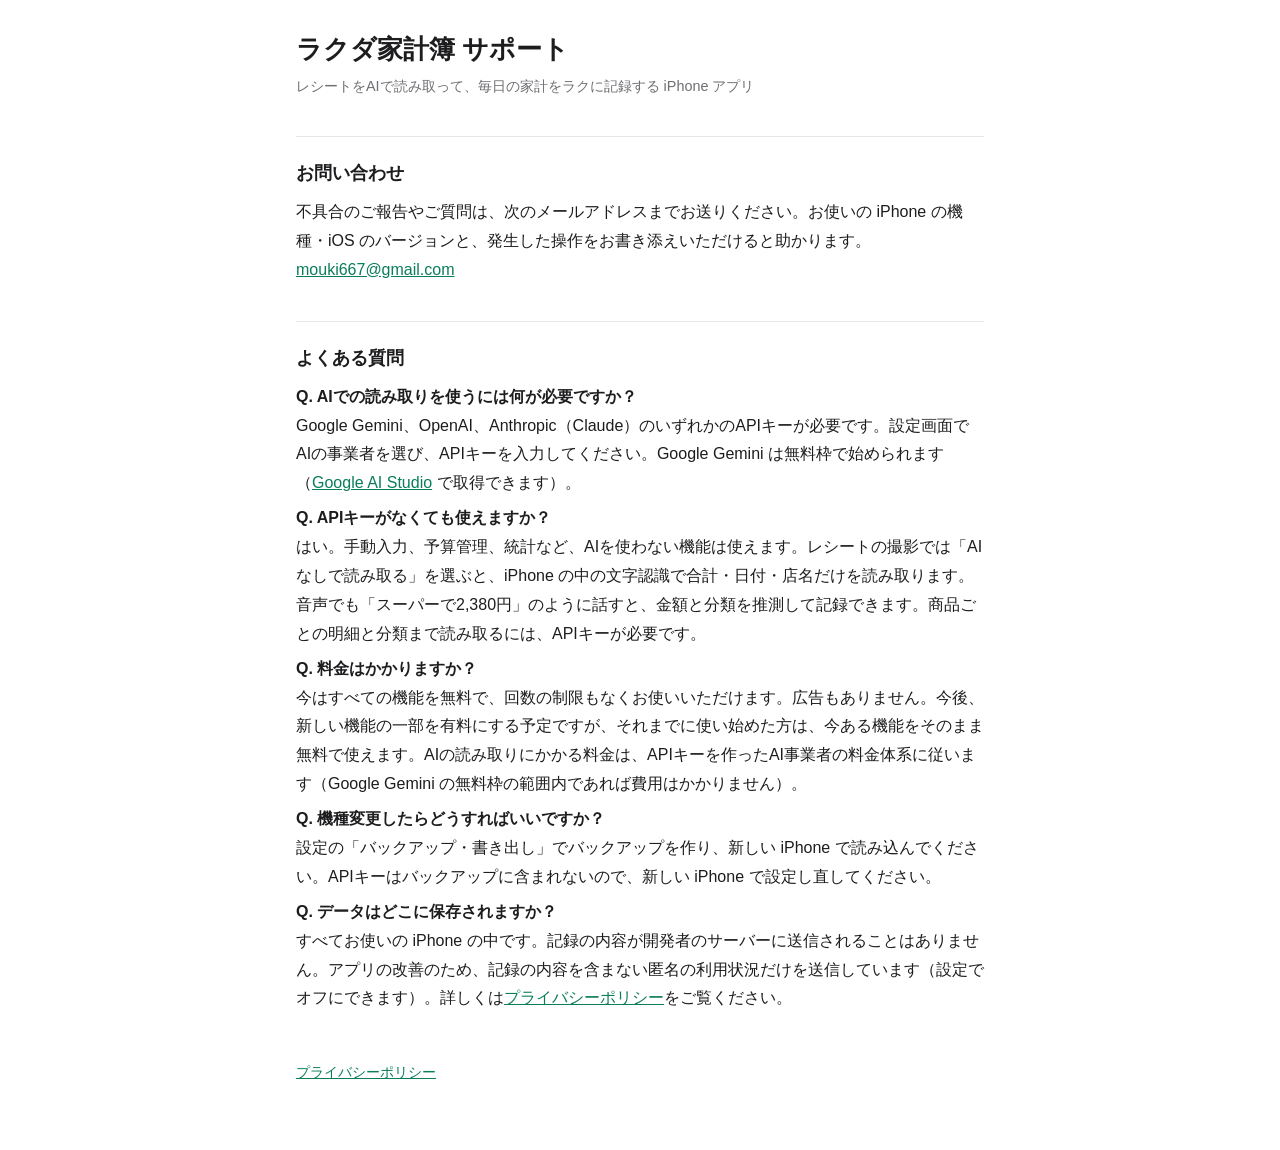
<file: index.html>
<!DOCTYPE html>
<html lang="ja">
<head>
<meta charset="utf-8">
<meta name="viewport" content="width=device-width, initial-scale=1">
<title>ラクダ家計簿 サポート</title>
<link rel="stylesheet" href="style.css">
</head>
<body>
<main>
<h1>ラクダ家計簿 サポート</h1>
<p class="meta">レシートをAIで読み取って、毎日の家計をラクに記録する iPhone アプリ</p>

<h2>お問い合わせ</h2>
<p>不具合のご報告やご質問は、次のメールアドレスまでお送りください。お使いの iPhone の機種・iOS のバージョンと、発生した操作をお書き添えいただけると助かります。<br><a href="mailto:mouki667@gmail.com">mouki667@gmail.com</a></p>

<h2>よくある質問</h2>
<p><strong>Q. AIでの読み取りを使うには何が必要ですか？</strong><br>
Google Gemini、OpenAI、Anthropic（Claude）のいずれかのAPIキーが必要です。設定画面でAIの事業者を選び、APIキーを入力してください。Google Gemini は無料枠で始められます（<a href="https://aistudio.google.com/apikey">Google AI Studio</a> で取得できます）。</p>
<p><strong>Q. APIキーがなくても使えますか？</strong><br>
はい。手動入力、予算管理、統計など、AIを使わない機能は使えます。レシートの撮影では「AIなしで読み取る」を選ぶと、iPhone の中の文字認識で合計・日付・店名だけを読み取ります。音声でも「スーパーで2,380円」のように話すと、金額と分類を推測して記録できます。商品ごとの明細と分類まで読み取るには、APIキーが必要です。</p>
<p><strong>Q. 料金はかかりますか？</strong><br>
今はすべての機能を無料で、回数の制限もなくお使いいただけます。広告もありません。今後、新しい機能の一部を有料にする予定ですが、それまでに使い始めた方は、今ある機能をそのまま無料で使えます。AIの読み取りにかかる料金は、APIキーを作ったAI事業者の料金体系に従います（Google Gemini の無料枠の範囲内であれば費用はかかりません）。</p>
<p><strong>Q. 機種変更したらどうすればいいですか？</strong><br>
設定の「バックアップ・書き出し」でバックアップを作り、新しい iPhone で読み込んでください。APIキーはバックアップに含まれないので、新しい iPhone で設定し直してください。</p>
<p><strong>Q. データはどこに保存されますか？</strong><br>
すべてお使いの iPhone の中です。記録の内容が開発者のサーバーに送信されることはありません。アプリの改善のため、記録の内容を含まない匿名の利用状況だけを送信しています（設定でオフにできます）。詳しくは<a href="privacy.html">プライバシーポリシー</a>をご覧ください。</p>

<footer><a href="privacy.html">プライバシーポリシー</a></footer>
</main>
</body>
</html>
</file>
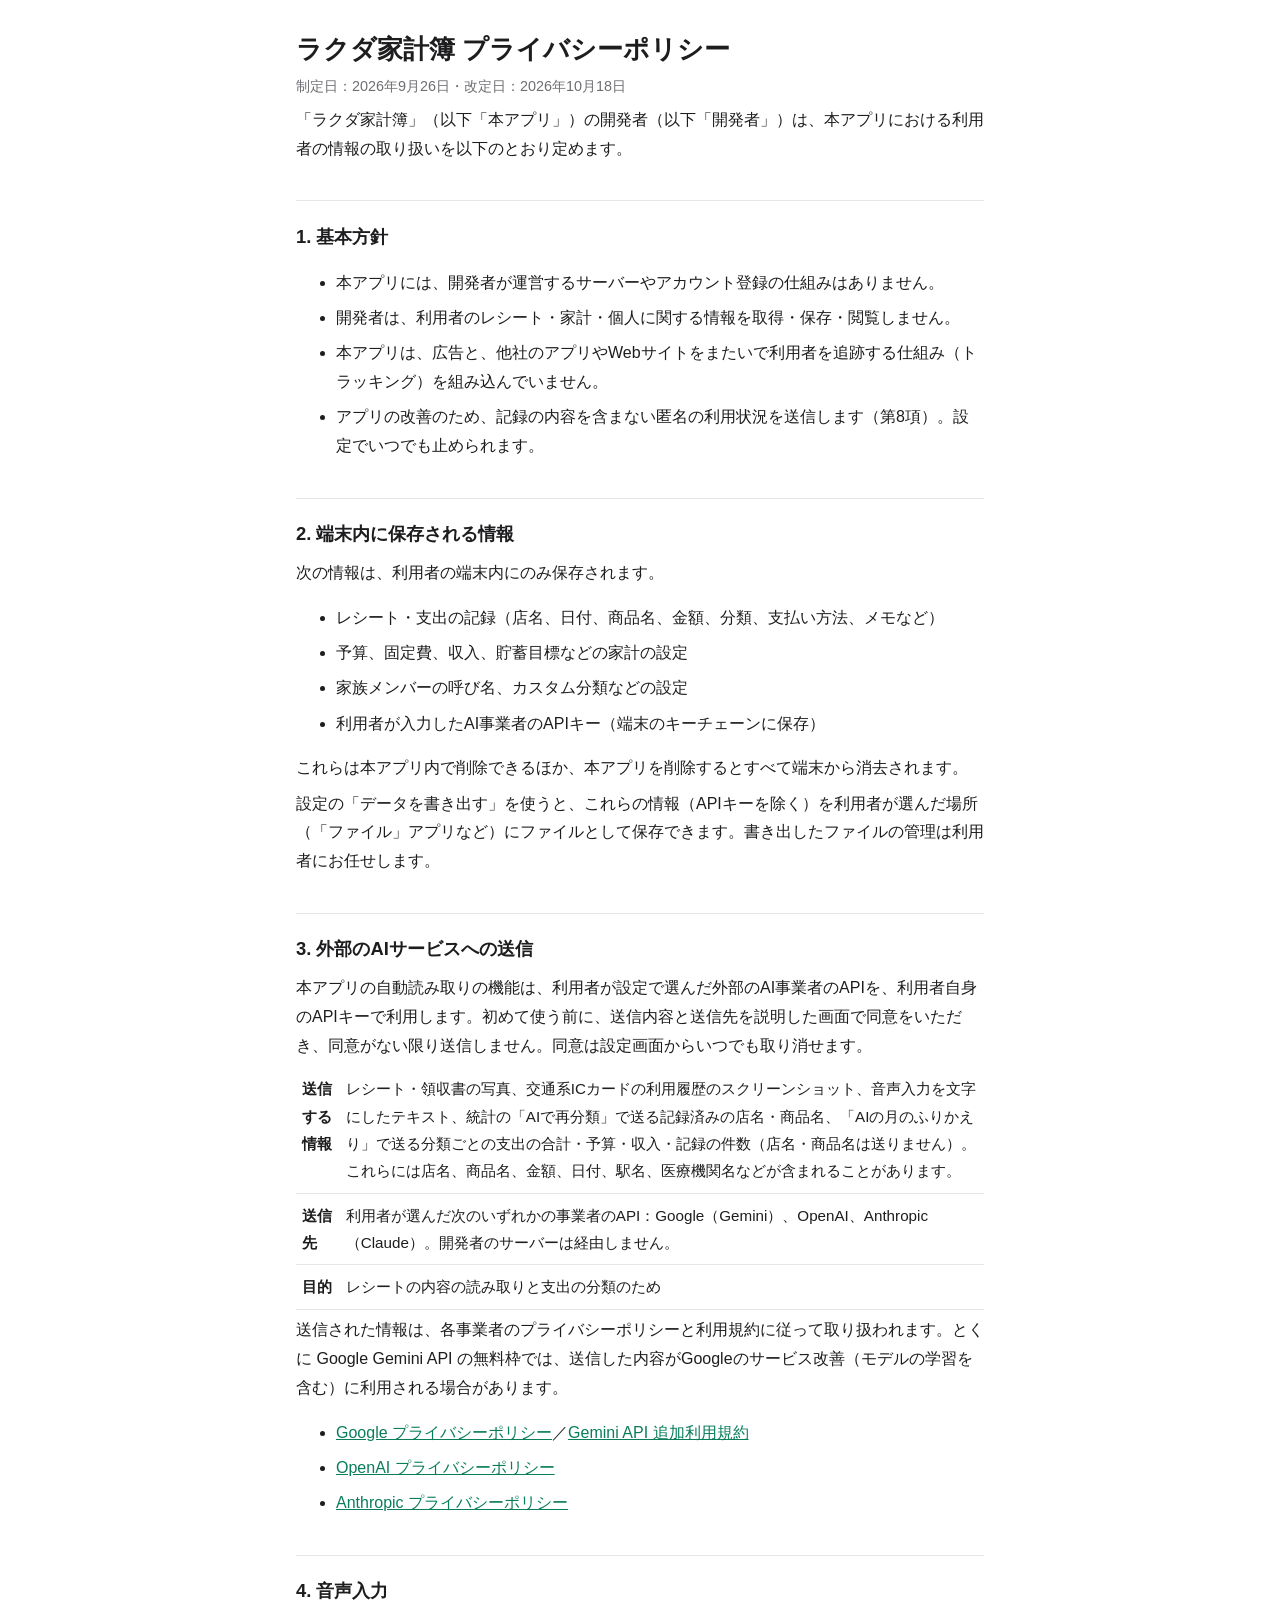
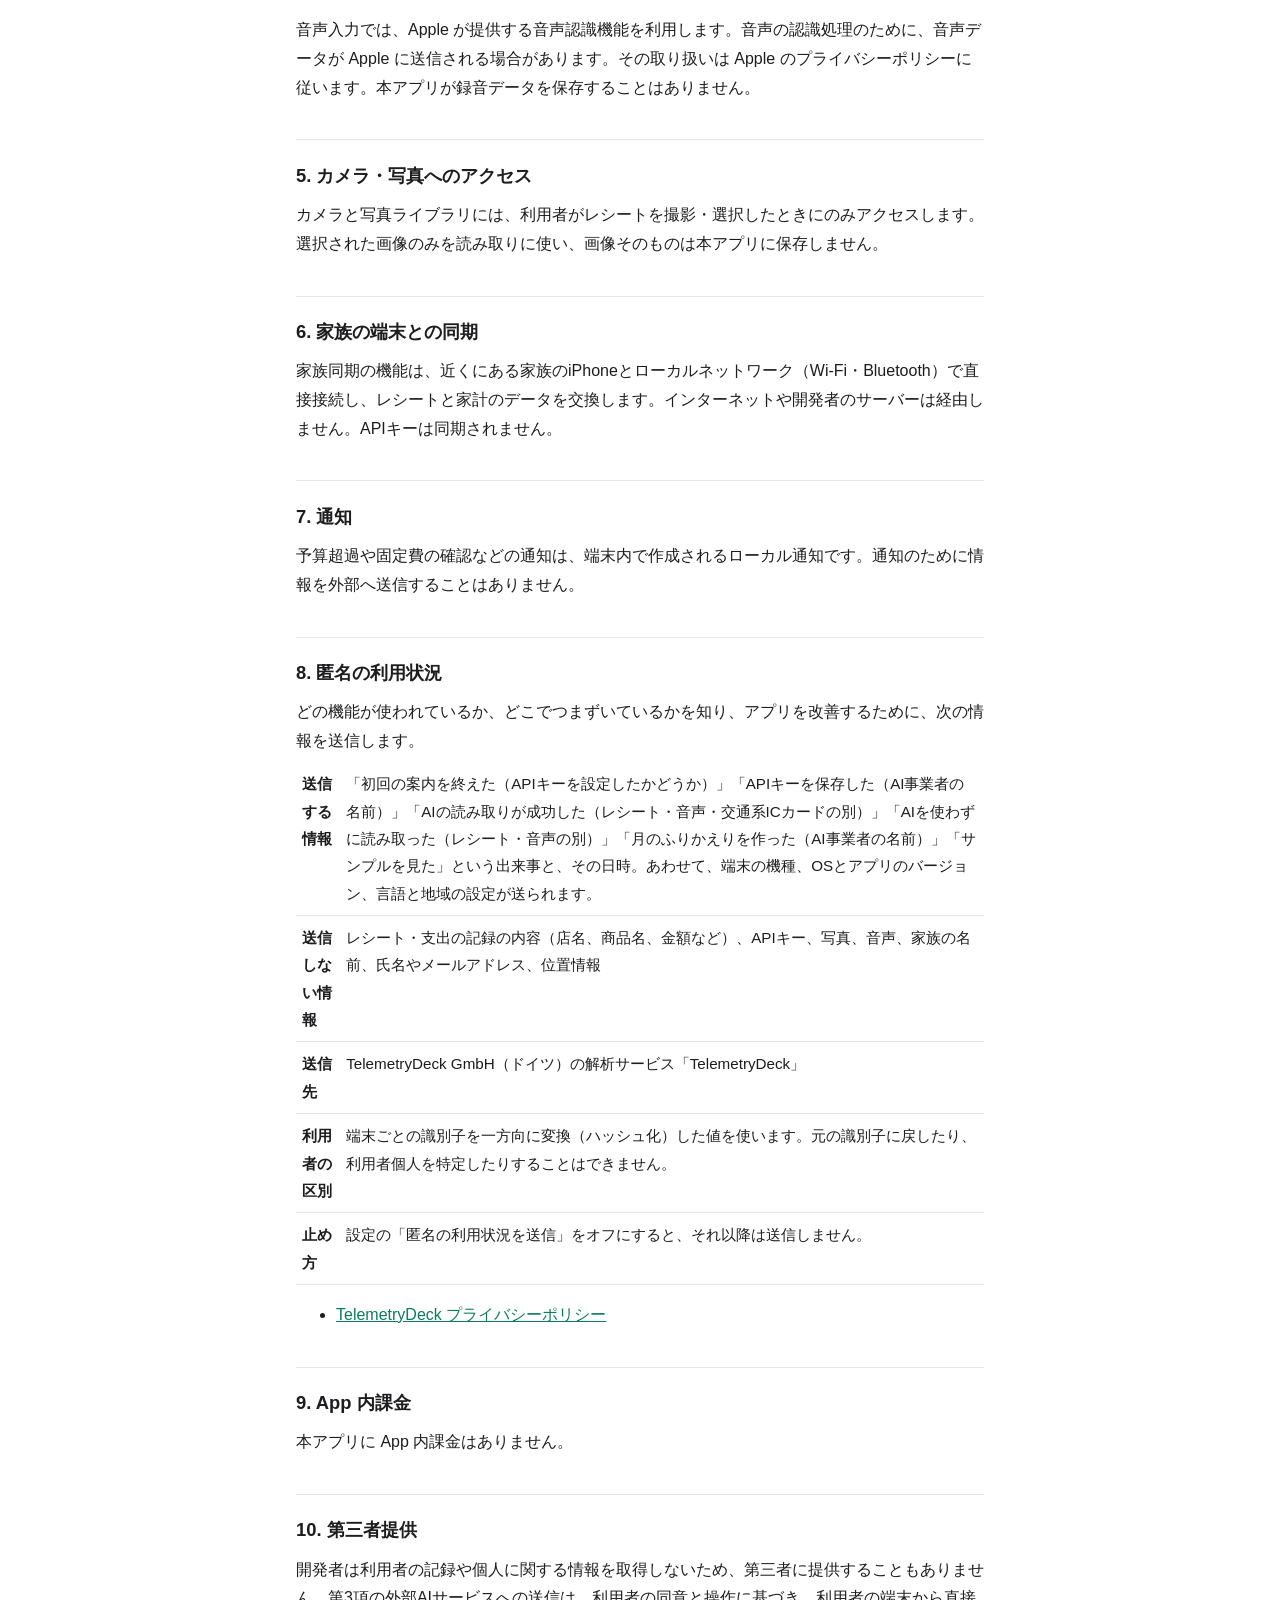
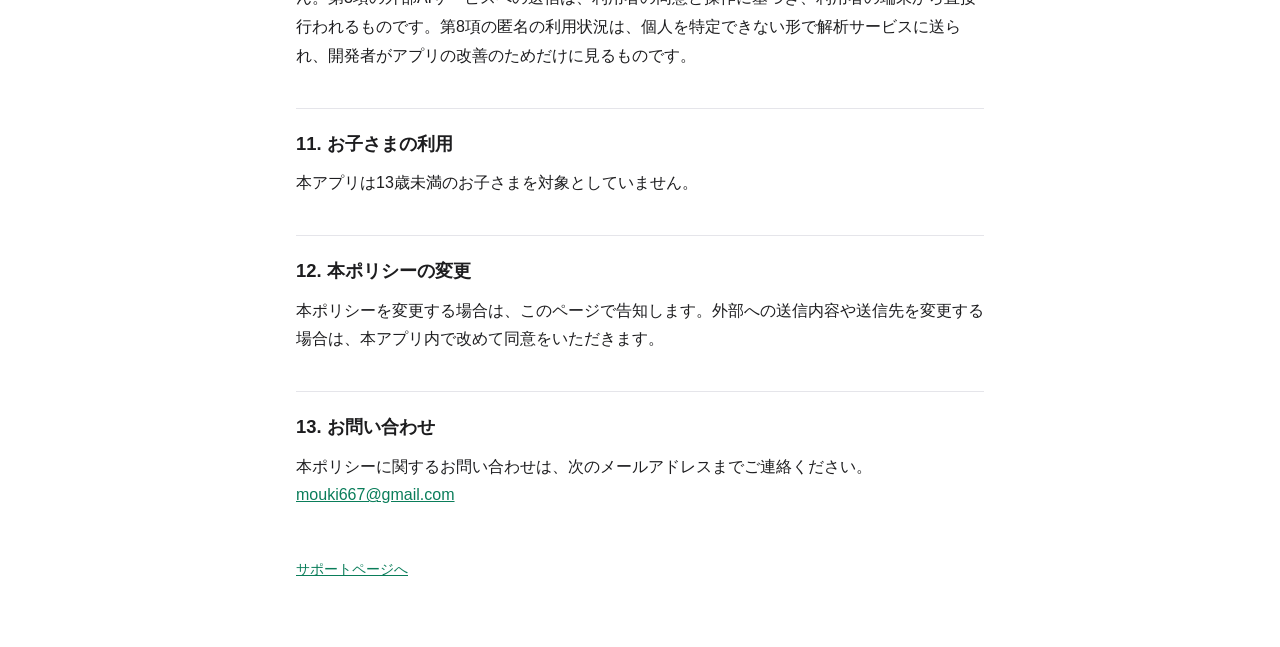
<file: privacy.html>
<!DOCTYPE html>
<html lang="ja">
<head>
<meta charset="utf-8">
<meta name="viewport" content="width=device-width, initial-scale=1">
<title>ラクダ家計簿 プライバシーポリシー</title>
<link rel="stylesheet" href="style.css">
</head>
<body>
<main>
<h1>ラクダ家計簿 プライバシーポリシー</h1>
<p class="meta">制定日：2026年9月26日・改定日：2026年10月18日</p>

<p>「ラクダ家計簿」（以下「本アプリ」）の開発者（以下「開発者」）は、本アプリにおける利用者の情報の取り扱いを以下のとおり定めます。</p>

<h2>1. 基本方針</h2>
<ul>
<li>本アプリには、開発者が運営するサーバーやアカウント登録の仕組みはありません。</li>
<li>開発者は、利用者のレシート・家計・個人に関する情報を取得・保存・閲覧しません。</li>
<li>本アプリは、広告と、他社のアプリやWebサイトをまたいで利用者を追跡する仕組み（トラッキング）を組み込んでいません。</li>
<li>アプリの改善のため、記録の内容を含まない匿名の利用状況を送信します（第8項）。設定でいつでも止められます。</li>
</ul>

<h2>2. 端末内に保存される情報</h2>
<p>次の情報は、利用者の端末内にのみ保存されます。</p>
<ul>
<li>レシート・支出の記録（店名、日付、商品名、金額、分類、支払い方法、メモなど）</li>
<li>予算、固定費、収入、貯蓄目標などの家計の設定</li>
<li>家族メンバーの呼び名、カスタム分類などの設定</li>
<li>利用者が入力したAI事業者のAPIキー（端末のキーチェーンに保存）</li>
</ul>
<p>これらは本アプリ内で削除できるほか、本アプリを削除するとすべて端末から消去されます。</p>
<p>設定の「データを書き出す」を使うと、これらの情報（APIキーを除く）を利用者が選んだ場所（「ファイル」アプリなど）にファイルとして保存できます。書き出したファイルの管理は利用者にお任せします。</p>

<h2>3. 外部のAIサービスへの送信</h2>
<p>本アプリの自動読み取りの機能は、利用者が設定で選んだ外部のAI事業者のAPIを、利用者自身のAPIキーで利用します。初めて使う前に、送信内容と送信先を説明した画面で同意をいただき、同意がない限り送信しません。同意は設定画面からいつでも取り消せます。</p>
<table>
<tr><th>送信する情報</th><td>レシート・領収書の写真、交通系ICカードの利用履歴のスクリーンショット、音声入力を文字にしたテキスト、統計の「AIで再分類」で送る記録済みの店名・商品名、「AIの月のふりかえり」で送る分類ごとの支出の合計・予算・収入・記録の件数（店名・商品名は送りません）。これらには店名、商品名、金額、日付、駅名、医療機関名などが含まれることがあります。</td></tr>
<tr><th>送信先</th><td>利用者が選んだ次のいずれかの事業者のAPI：Google（Gemini）、OpenAI、Anthropic（Claude）。開発者のサーバーは経由しません。</td></tr>
<tr><th>目的</th><td>レシートの内容の読み取りと支出の分類のため</td></tr>
</table>
<p>送信された情報は、各事業者のプライバシーポリシーと利用規約に従って取り扱われます。とくに Google Gemini API の無料枠では、送信した内容がGoogleのサービス改善（モデルの学習を含む）に利用される場合があります。</p>
<ul>
<li><a href="https://policies.google.com/privacy">Google プライバシーポリシー</a>／<a href="https://ai.google.dev/gemini-api/terms">Gemini API 追加利用規約</a></li>
<li><a href="https://openai.com/policies/privacy-policy">OpenAI プライバシーポリシー</a></li>
<li><a href="https://www.anthropic.com/legal/privacy">Anthropic プライバシーポリシー</a></li>
</ul>

<h2>4. 音声入力</h2>
<p>音声入力では、Apple が提供する音声認識機能を利用します。音声の認識処理のために、音声データが Apple に送信される場合があります。その取り扱いは Apple のプライバシーポリシーに従います。本アプリが録音データを保存することはありません。</p>

<h2>5. カメラ・写真へのアクセス</h2>
<p>カメラと写真ライブラリには、利用者がレシートを撮影・選択したときにのみアクセスします。選択された画像のみを読み取りに使い、画像そのものは本アプリに保存しません。</p>

<h2>6. 家族の端末との同期</h2>
<p>家族同期の機能は、近くにある家族のiPhoneとローカルネットワーク（Wi-Fi・Bluetooth）で直接接続し、レシートと家計のデータを交換します。インターネットや開発者のサーバーは経由しません。APIキーは同期されません。</p>

<h2>7. 通知</h2>
<p>予算超過や固定費の確認などの通知は、端末内で作成されるローカル通知です。通知のために情報を外部へ送信することはありません。</p>

<h2>8. 匿名の利用状況</h2>
<p>どの機能が使われているか、どこでつまずいているかを知り、アプリを改善するために、次の情報を送信します。</p>
<table>
<tr><th>送信する情報</th><td>
「初回の案内を終えた（APIキーを設定したかどうか）」「APIキーを保存した（AI事業者の名前）」「AIの読み取りが成功した（レシート・音声・交通系ICカードの別）」「AIを使わずに読み取った（レシート・音声の別）」「月のふりかえりを作った（AI事業者の名前）」「サンプルを見た」という出来事と、その日時。あわせて、端末の機種、OSとアプリのバージョン、言語と地域の設定が送られます。
</td></tr>
<tr><th>送信しない情報</th><td>レシート・支出の記録の内容（店名、商品名、金額など）、APIキー、写真、音声、家族の名前、氏名やメールアドレス、位置情報</td></tr>
<tr><th>送信先</th><td>TelemetryDeck GmbH（ドイツ）の解析サービス「TelemetryDeck」</td></tr>
<tr><th>利用者の区別</th><td>端末ごとの識別子を一方向に変換（ハッシュ化）した値を使います。元の識別子に戻したり、利用者個人を特定したりすることはできません。</td></tr>
<tr><th>止め方</th><td>設定の「匿名の利用状況を送信」をオフにすると、それ以降は送信しません。</td></tr>
</table>
<ul>
<li><a href="https://telemetrydeck.com/privacy/">TelemetryDeck プライバシーポリシー</a></li>
</ul>

<h2>9. App 内課金</h2>
<p>本アプリに App 内課金はありません。</p>

<h2>10. 第三者提供</h2>
<p>開発者は利用者の記録や個人に関する情報を取得しないため、第三者に提供することもありません。第3項の外部AIサービスへの送信は、利用者の同意と操作に基づき、利用者の端末から直接行われるものです。第8項の匿名の利用状況は、個人を特定できない形で解析サービスに送られ、開発者がアプリの改善のためだけに見るものです。</p>

<h2>11. お子さまの利用</h2>
<p>本アプリは13歳未満のお子さまを対象としていません。</p>

<h2>12. 本ポリシーの変更</h2>
<p>本ポリシーを変更する場合は、このページで告知します。外部への送信内容や送信先を変更する場合は、本アプリ内で改めて同意をいただきます。</p>

<h2>13. お問い合わせ</h2>
<p>本ポリシーに関するお問い合わせは、次のメールアドレスまでご連絡ください。<br><a href="mailto:mouki667@gmail.com">mouki667@gmail.com</a></p>

<footer><a href="./">サポートページへ</a></footer>
</main>
</body>
</html>
</file>
<file: style.css>
:root { --fg:#1d1d1f; --muted:#6e6e73; --bg:#fff; --line:#e5e5ea; --accent:#0a7d5a; }
@media (prefers-color-scheme: dark) { :root { --fg:#f5f5f7; --muted:#a1a1a6; --bg:#111; --line:#2c2c2e; --accent:#3ccf9a; } }
* { box-sizing: border-box; }
body { margin:0; background:var(--bg); color:var(--fg); font:16px/1.8 -apple-system, "Hiragino Sans", "Noto Sans JP", sans-serif; }
main { max-width: 720px; margin: 0 auto; padding: 32px 16px 64px; }
h1 { font-size: 1.6rem; line-height:1.4; margin: 0 0 4px; }
h2 { font-size: 1.15rem; margin: 2em 0 .5em; padding-top: 1em; border-top: 1px solid var(--line); }
p, li { margin: .4em 0; }
.meta { color: var(--muted); font-size: .9rem; }
a { color: var(--accent); }
table { width:100%; border-collapse: collapse; font-size:.95rem; }
th, td { text-align:left; vertical-align: top; padding:8px 6px; border-bottom:1px solid var(--line); }
footer { margin-top: 48px; color: var(--muted); font-size: .85rem; }
</file>
